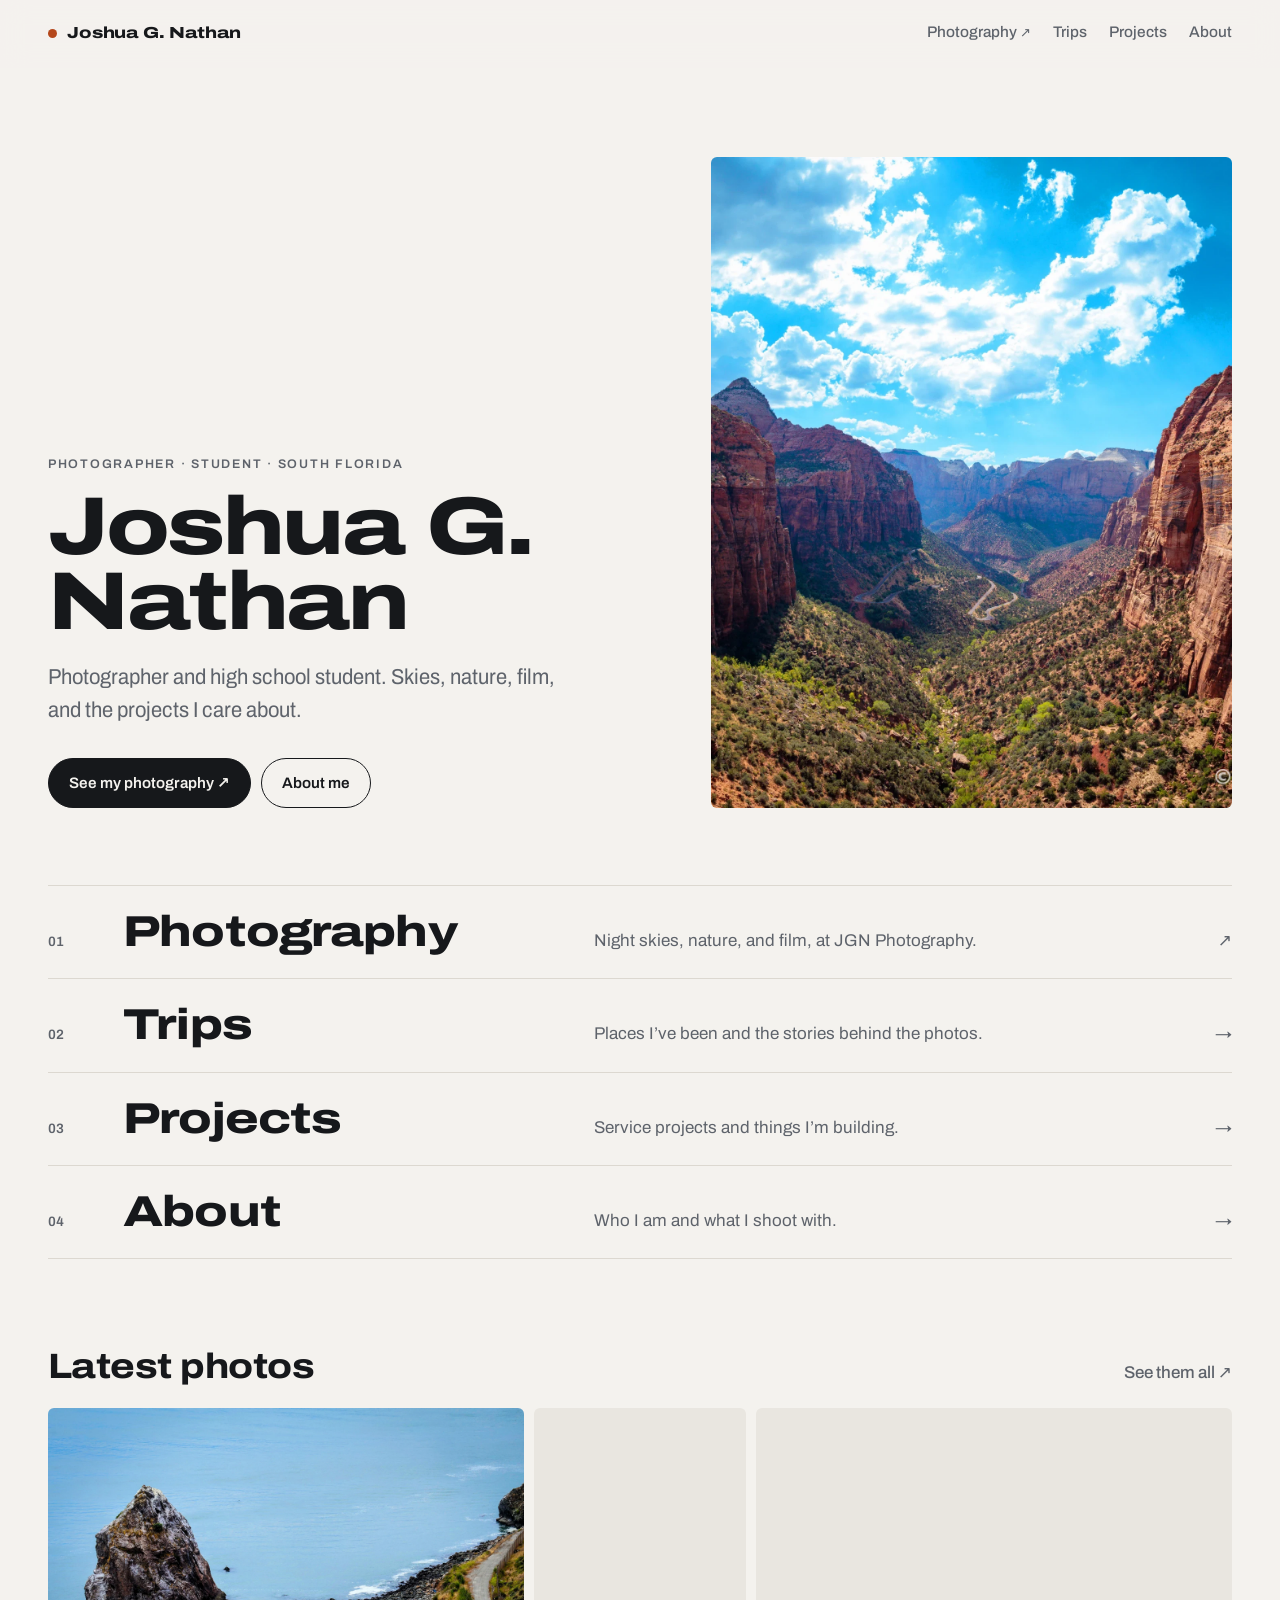
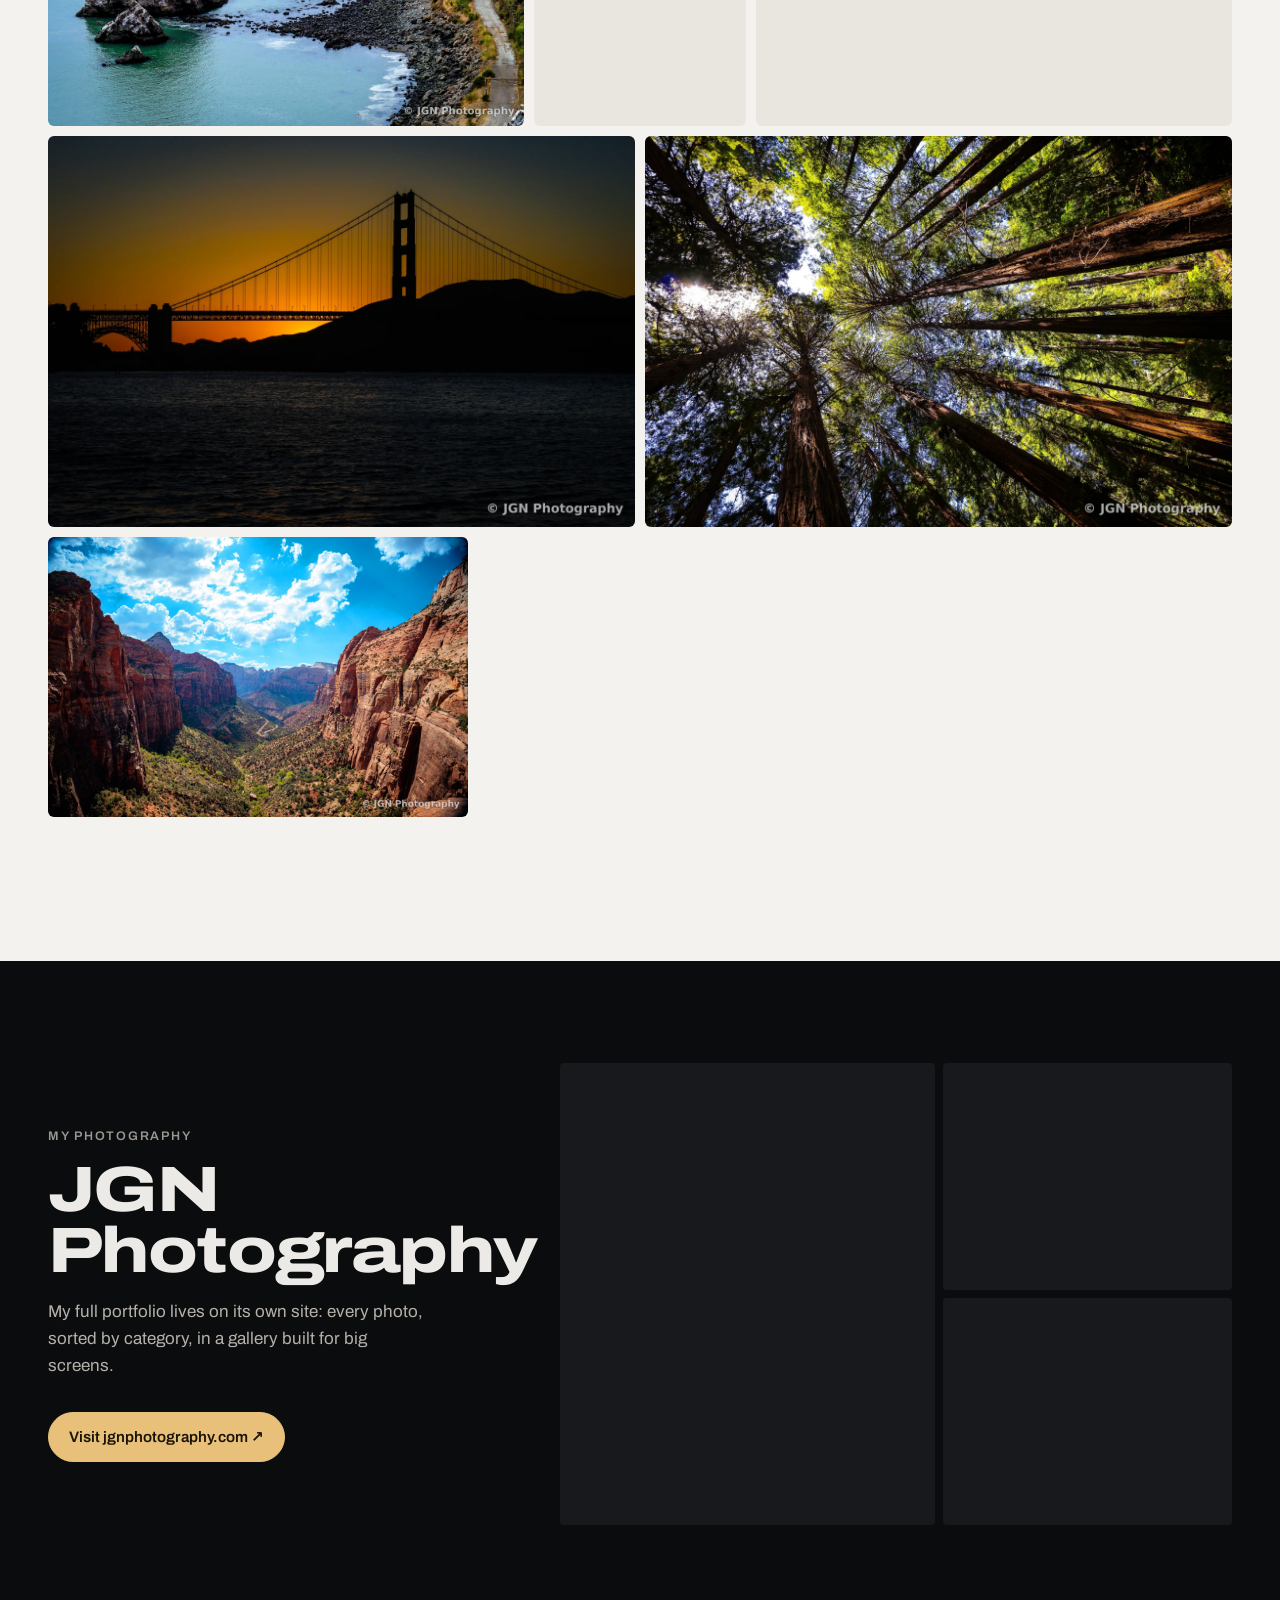
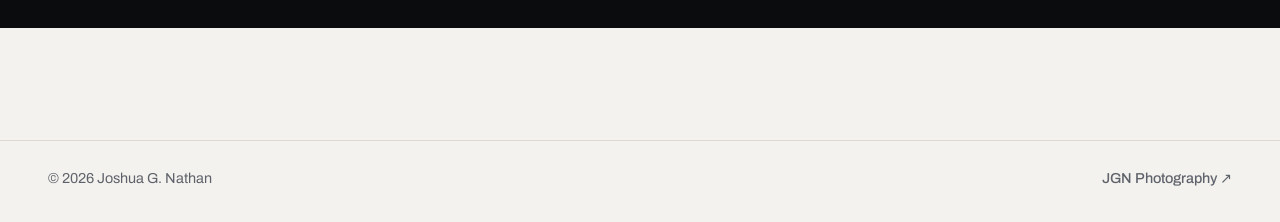
<file: index.html>
<!doctype html>
<html lang="en">
<head>
<meta charset="utf-8">
<meta name="viewport" content="width=device-width, initial-scale=1, viewport-fit=cover">
<title>Joshua G. Nathan</title>
<meta name="description" content="Photographer and high school student in South Florida. Photos, trips, and the projects I care about.">
<meta name="theme-color" content="#F4F2EE">
<meta property="og:type" content="website">
<meta property="og:title" content="Joshua G. Nathan">
<meta property="og:description" content="Photographer and high school student in South Florida. Photos, trips, and the projects I care about.">
<meta property="og:url" content="https://joshuagnathan.com/">
<meta property="og:image" content="https://joshuagnathan.com/images/IMG_8056_1%20copy%20final.webp">
<meta name="twitter:card" content="summary_large_image">
<link rel="icon" href="/assets/mark.svg" type="image/svg+xml">
<link rel="preconnect" href="https://fonts.googleapis.com">
<link rel="preconnect" href="https://fonts.gstatic.com" crossorigin>
<link href="https://fonts.googleapis.com/css2?family=Archivo:wdth,wght@62..125,100..900&display=swap" rel="stylesheet">
<link rel="stylesheet" href="/assets/style.css?v=20261024">
</head>
<body data-page="home">
<a class="skip" href="#main">Skip to content</a>
<header class="site-header">
  <div class="wrap">
    <a class="brand" href="/"><span class="dot" aria-hidden="true"></span><span data-site-name>Joshua G. Nathan</span></a>
    <nav class="nav" aria-label="Main">
      <a class="ext" href="https://jgnphotography.com">Photography</a>
      <a href="/trips">Trips</a>
      <a href="/projects">Projects</a>
      <a href="/about">About</a>
    </nav>
  </div>
</header>
<main id="main">
<div class="wrap">
  <section class="hero">
    <div>
      <p class="eyebrow">Photographer · Student · South Florida</p>
      <h1 class="display" data-site-name>Joshua G. Nathan</h1>
      <p class="lede" id="tagline"></p>
      <div class="actions">
        <a class="btn btn-solid" href="https://jgnphotography.com">See my photography ↗</a>
        <a class="btn btn-ghost" href="/about">About me</a>
      </div>
    </div>
    <figure class="hero-photo" id="hero-photo"></figure>
  </section>
  <ul class="index-list">
    <li><a class="ext" href="https://jgnphotography.com"><span class="label">Photography</span><span class="desc">Night skies, nature, and film, at JGN Photography.</span></a></li>
    <li><a href="/trips"><span class="label">Trips</span><span class="desc">Places I’ve been and the stories behind the photos.</span></a></li>
    <li><a href="/projects"><span class="label">Projects</span><span class="desc">Service projects and things I’m building.</span></a></li>
    <li><a href="/about"><span class="label">About</span><span class="desc">Who I am and what I shoot with.</span></a></li>
  </ul>
  <section class="section" id="latest">
    <div class="section-head"><h2>Latest photos</h2><a class="more" href="https://jgnphotography.com">See them all ↗</a></div>
    <div id="latest-gallery"></div>
  </section>
</div>
<section class="band" id="band" aria-label="JGN Photography">
  <div class="wrap">
    <div>
      <p class="eyebrow">My photography</p>
      <h2>JGN Photography</h2>
      <p>My full portfolio lives on its own site: every photo, sorted by category, in a gallery built for big screens.</p>
      <div class="actions"><a class="btn btn-solid" href="https://jgnphotography.com">Visit jgnphotography.com ↗</a></div>
    </div>
    <div class="band-photos" id="band-photos"></div>
  </div>
</section>
</main>
<footer class="site-footer">
  <div class="wrap">
    <span>© <span class="year">2026</span> <span data-site-name>Joshua G. Nathan</span></span>
    <span class="social"><a href="https://jgnphotography.com">JGN Photography ↗</a></span>
  </div>
</footer>
<script src="/assets/site.js?v=20261024"></script>
</body>
</html>
</file>
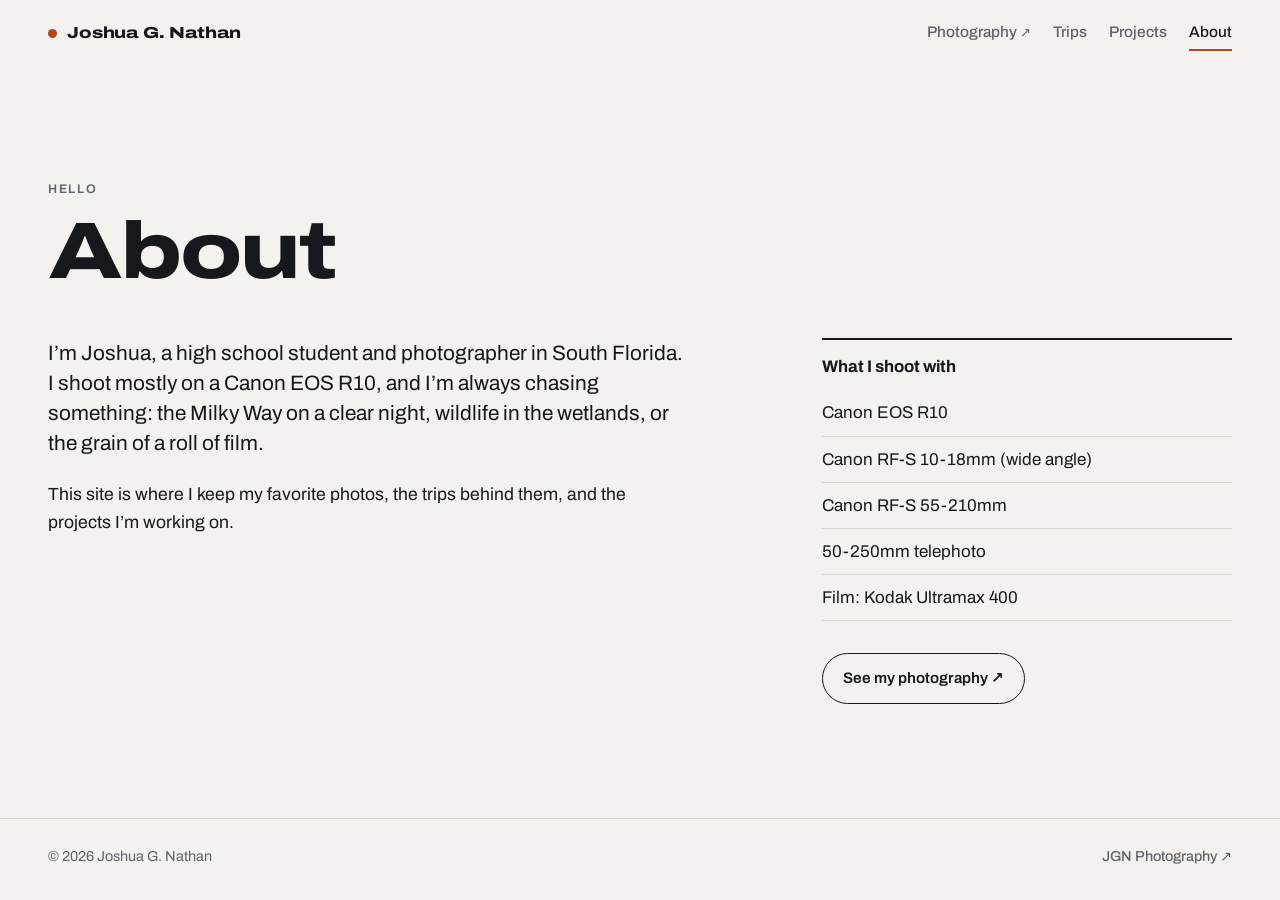
<file: about.html>
<!doctype html>
<html lang="en">
<head>
<meta charset="utf-8">
<meta name="viewport" content="width=device-width, initial-scale=1, viewport-fit=cover">
<title>About | Joshua G. Nathan</title>
<meta name="description" content="About Joshua G. Nathan, a photographer and high school student in South Florida.">
<meta name="theme-color" content="#F4F2EE">
<meta property="og:type" content="website">
<meta property="og:title" content="About | Joshua G. Nathan">
<meta property="og:description" content="About Joshua G. Nathan, a photographer and high school student in South Florida.">
<meta property="og:url" content="https://joshuagnathan.com/about">
<meta property="og:image" content="https://joshuagnathan.com/images/IMG_8056_1%20copy%20final.webp">
<meta name="twitter:card" content="summary_large_image">
<link rel="icon" href="/assets/mark.svg" type="image/svg+xml">
<link rel="preconnect" href="https://fonts.googleapis.com">
<link rel="preconnect" href="https://fonts.gstatic.com" crossorigin>
<link href="https://fonts.googleapis.com/css2?family=Archivo:wdth,wght@62..125,100..900&display=swap" rel="stylesheet">
<link rel="stylesheet" href="/assets/style.css?v=20261024">
</head>
<body data-page="about">
<a class="skip" href="#main">Skip to content</a>
<header class="site-header">
  <div class="wrap">
    <a class="brand" href="/"><span class="dot" aria-hidden="true"></span><span data-site-name>Joshua G. Nathan</span></a>
    <nav class="nav" aria-label="Main">
      <a class="ext" href="https://jgnphotography.com">Photography</a>
      <a href="/trips">Trips</a>
      <a href="/projects">Projects</a>
      <a href="/about">About</a>
    </nav>
  </div>
</header>
<main id="main">
<div class="wrap">
  <header class="page-head"><p class="eyebrow">Hello</p><h1 class="page-title">About</h1></header>
  <div class="about">
    <div class="prose" id="about-body"></div>
    <aside class="card">
      <div id="gear-block">
        <h3>What I shoot with</h3>
        <ul id="gear"></ul>
      </div>
      <a class="btn btn-ghost" href="https://jgnphotography.com">See my photography ↗</a>
    </aside>
  </div>
</div>
</main>
<footer class="site-footer">
  <div class="wrap">
    <span>© <span class="year">2026</span> <span data-site-name>Joshua G. Nathan</span></span>
    <span class="social"><a href="https://jgnphotography.com">JGN Photography ↗</a></span>
  </div>
</footer>
<script src="/assets/site.js?v=20261024"></script>
</body>
</html>
</file>
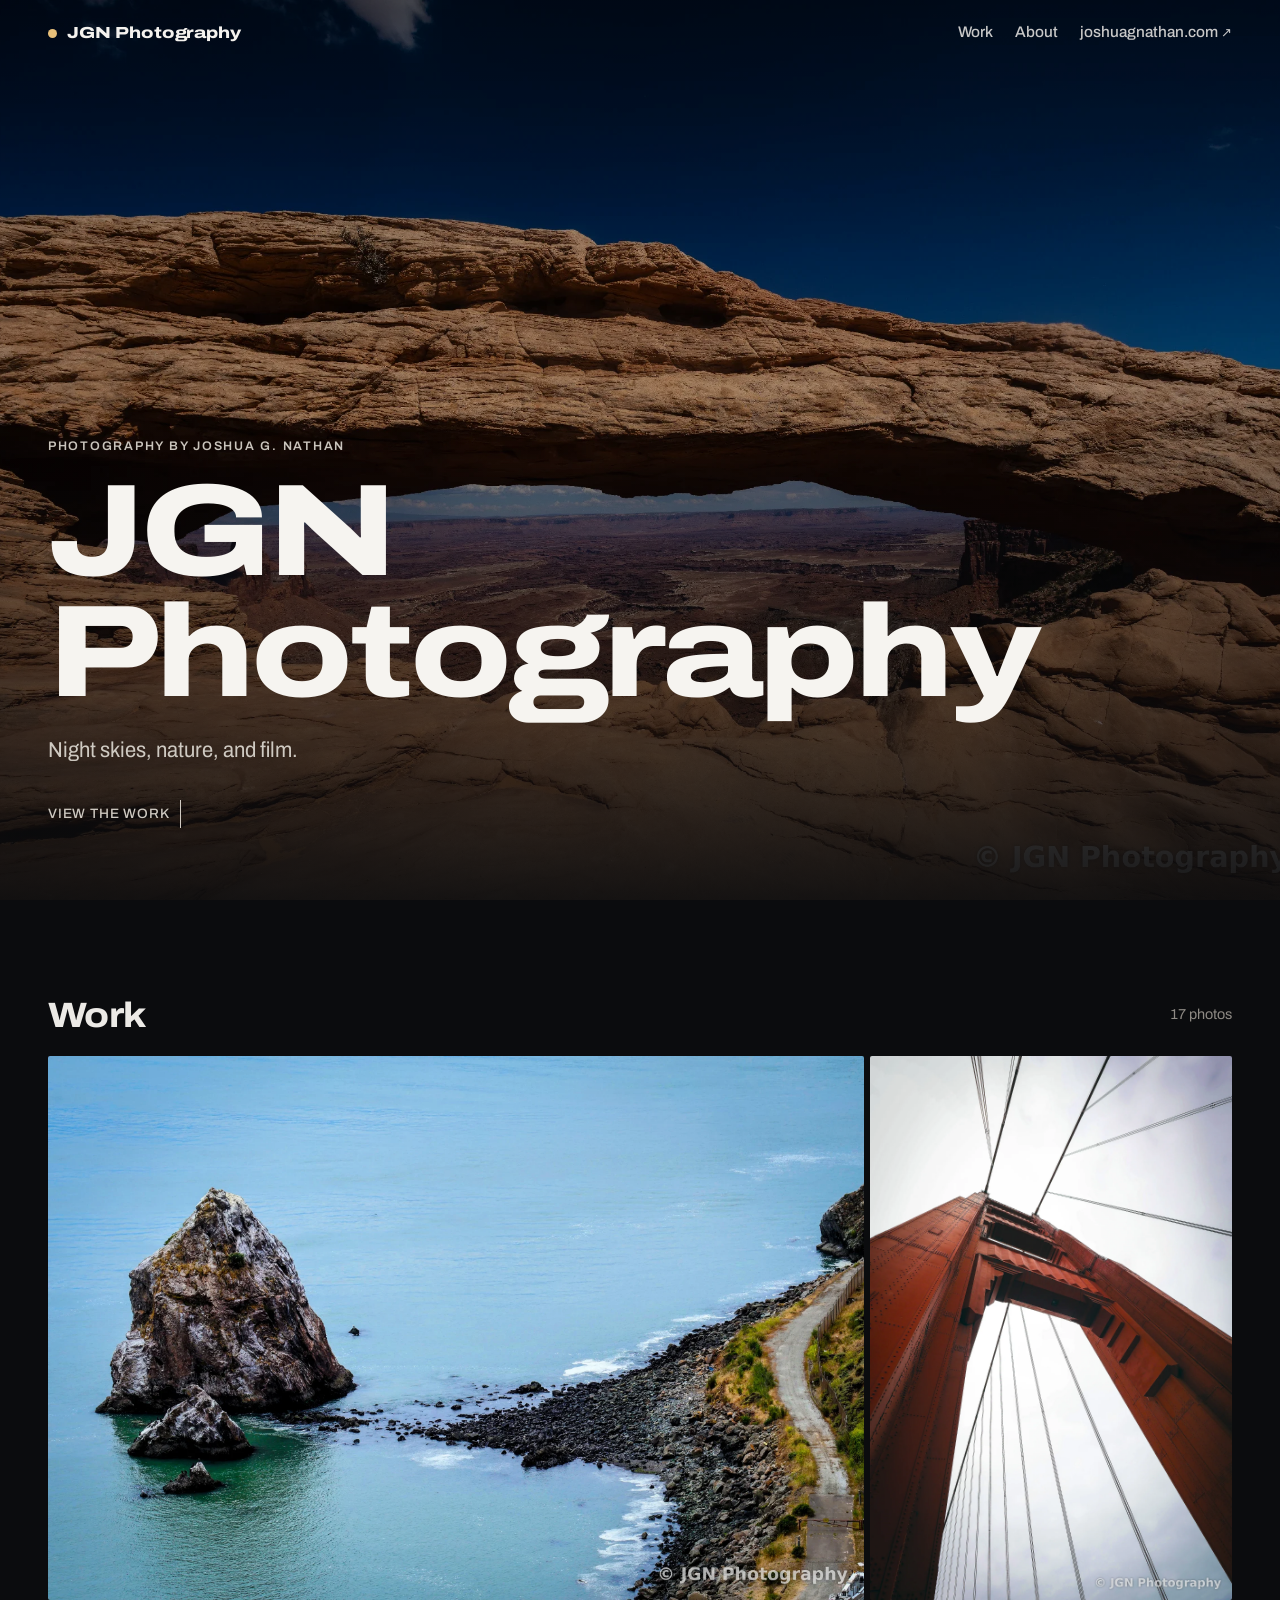
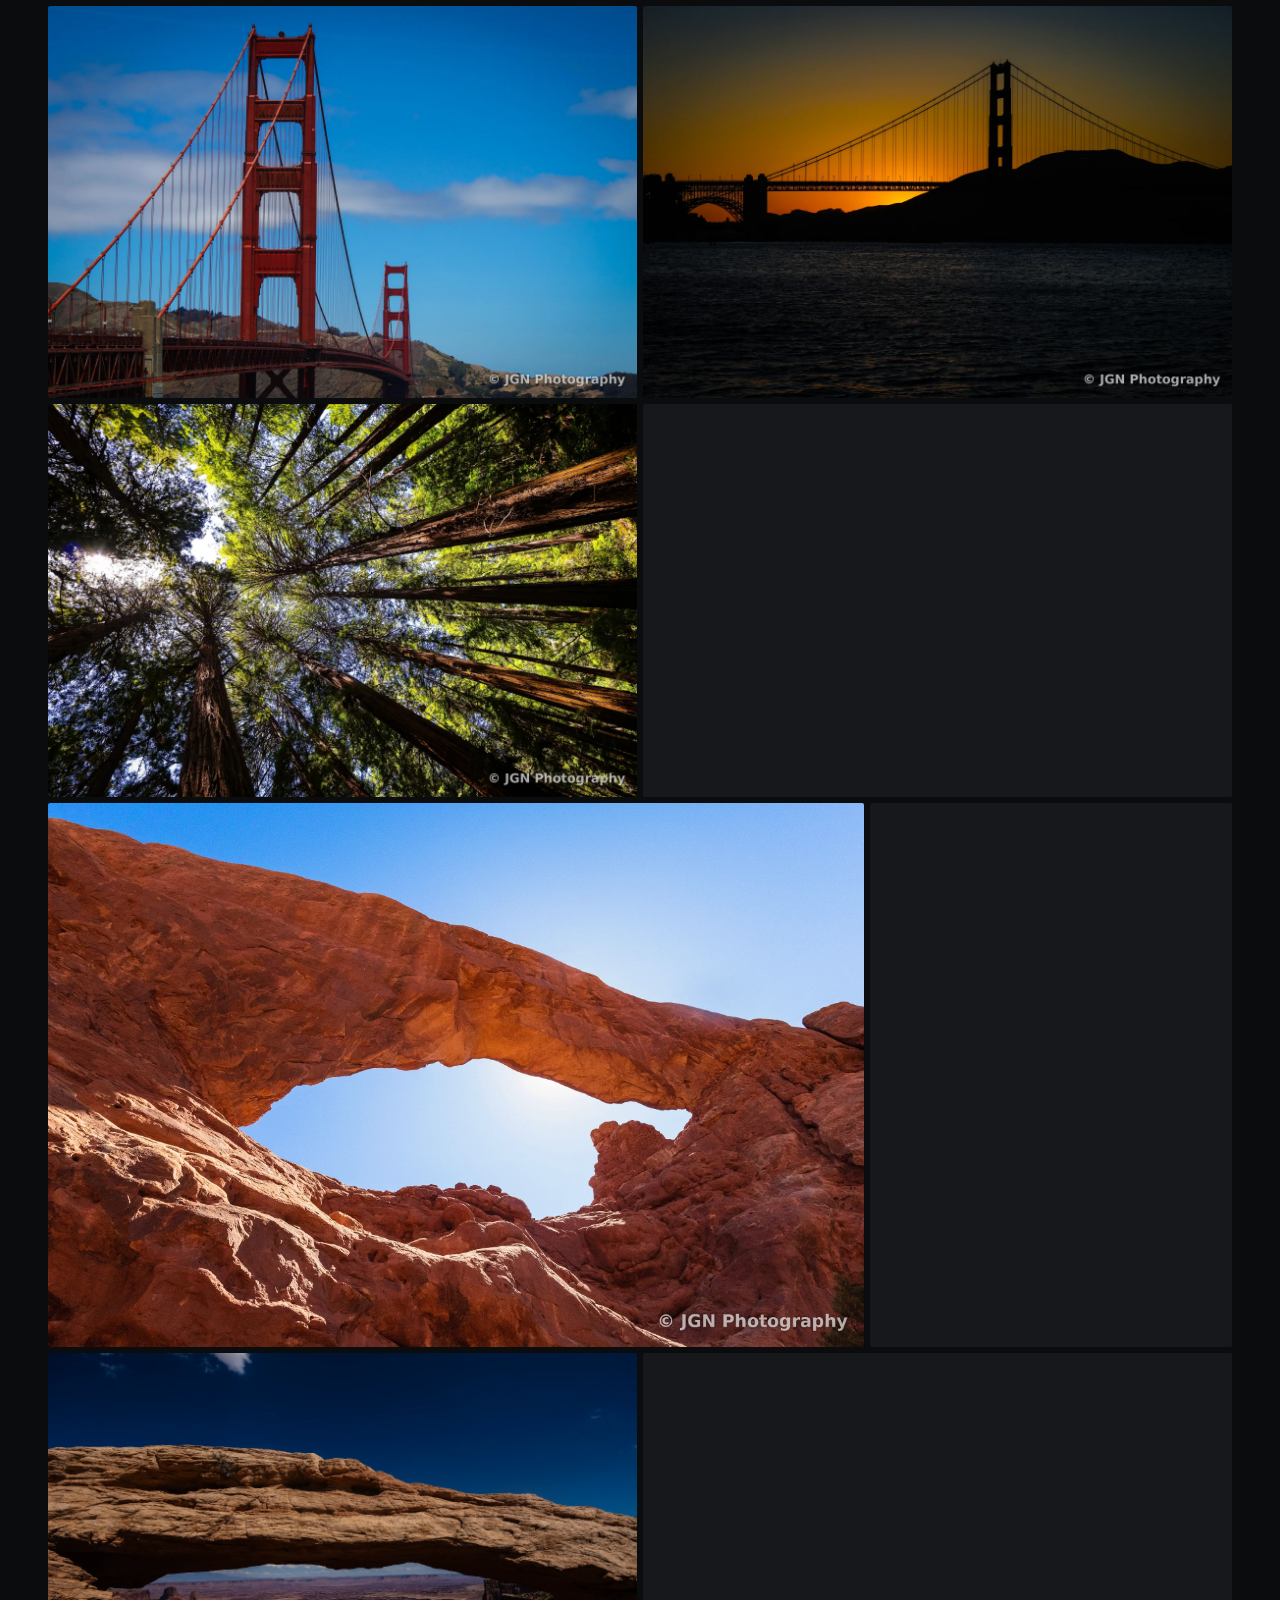
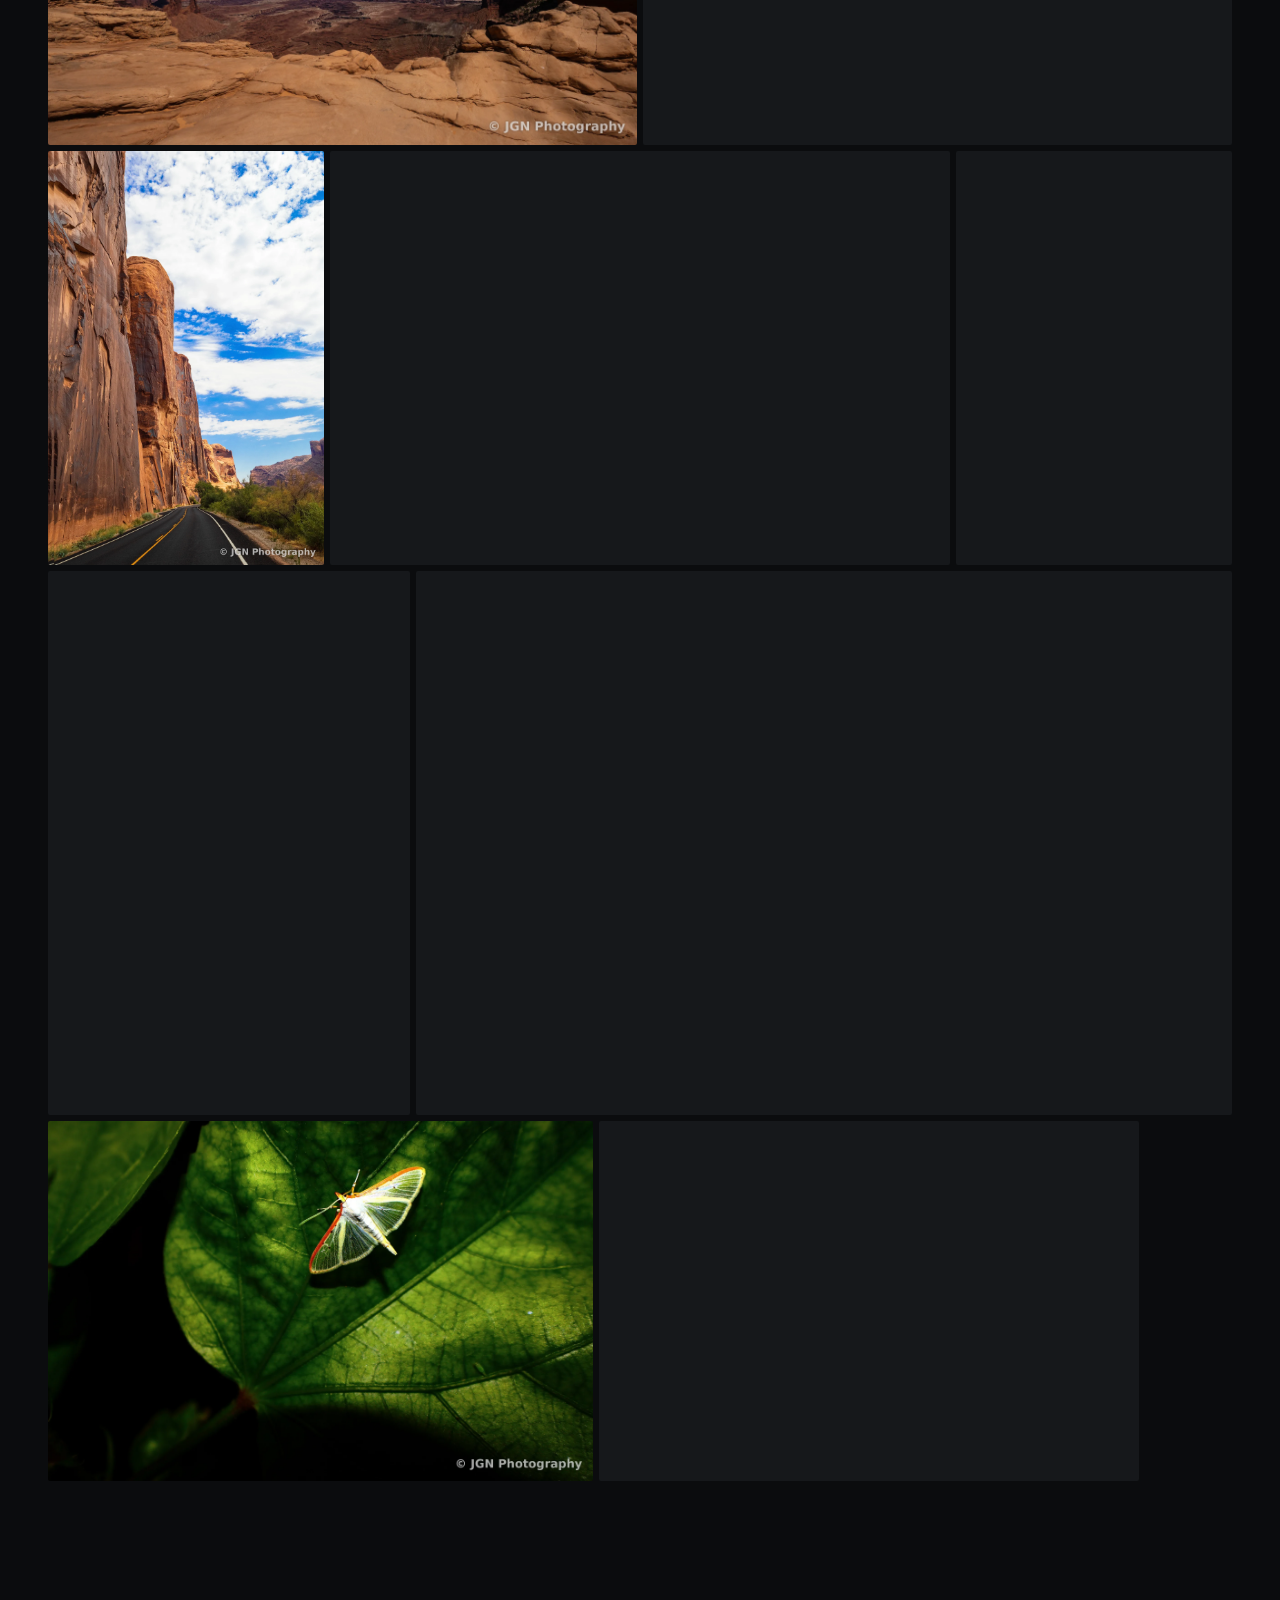
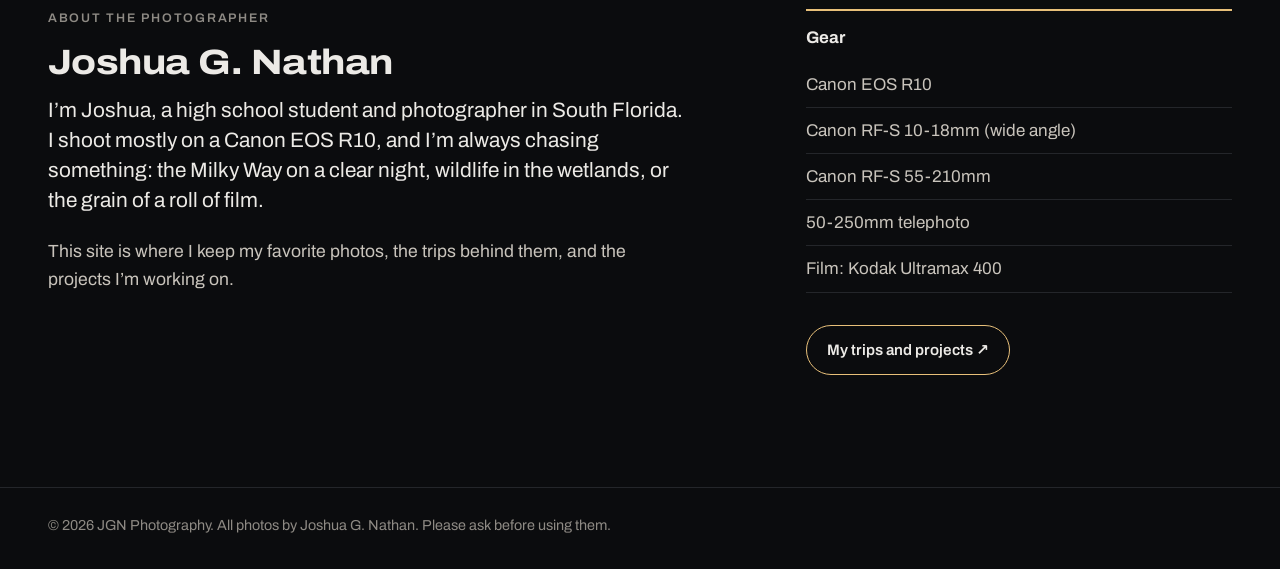
<file: photography.html>
<!doctype html>
<html lang="en">
<head>
<meta charset="utf-8">
<meta name="viewport" content="width=device-width, initial-scale=1, viewport-fit=cover">
<title>JGN Photography</title>
<meta name="description" content="Photography by Joshua G. Nathan: night skies, nature, and film.">
<meta name="theme-color" content="#0B0C0E">
<meta property="og:type" content="website">
<meta property="og:title" content="JGN Photography">
<meta property="og:description" content="Photography by Joshua G. Nathan: night skies, nature, and film.">
<meta property="og:url" content="https://jgnphotography.com/">
<meta property="og:image" content="https://joshuagnathan.com/images/IMG_8056_1%20copy%20final.webp">
<meta name="twitter:card" content="summary_large_image">
<link rel="icon" href="/assets/mark.svg" type="image/svg+xml">
<link rel="preconnect" href="https://fonts.googleapis.com">
<link rel="preconnect" href="https://fonts.gstatic.com" crossorigin>
<link href="https://fonts.googleapis.com/css2?family=Archivo:wdth,wght@62..125,100..900&display=swap" rel="stylesheet">
<link rel="stylesheet" href="/assets/style.css?v=20261024">
</head>
<body data-page="photos" class="portfolio">
<a class="skip" href="#work">Skip to photos</a>
<header class="site-header">
  <div class="wrap">
    <a class="brand" href="/"><span class="dot" aria-hidden="true"></span>JGN Photography</a>
    <nav class="nav" aria-label="Main">
      <a href="#work">Work</a>
      <a href="#about">About</a>
      <a class="ext" href="https://joshuagnathan.com">joshuagnathan.com</a>
    </nav>
  </div>
</header>
<main id="main">
  <section class="pf-hero">
    <div class="wrap">
      <p class="eyebrow">Photography by Joshua G. Nathan</p>
      <h1 class="display">JGN<br>Photography</h1>
      <p class="lede" id="pf-tagline">Night skies, nature, and film.</p>
      <a class="scroll-cue" href="#work">View the work</a>
    </div>
  </section>
  <div class="wrap">
    <section class="pf-work" id="work" aria-label="Photos">
      <div class="section-head"><h2>Work</h2><span class="pf-count" id="pf-count"></span></div>
      <div class="filters" id="filters" role="group" aria-label="Filter photos by category"></div>
      <div id="photo-gallery"></div>
    </section>
    <section class="pf-about" id="about">
      <div>
        <p class="eyebrow">About the photographer</p>
        <h2>Joshua G. Nathan</h2>
        <div class="prose" id="about-body"></div>
      </div>
      <aside class="card">
        <div id="gear-block">
          <h3>Gear</h3>
          <ul id="gear"></ul>
        </div>
        <a class="btn btn-ghost" href="https://joshuagnathan.com">My trips and projects ↗</a>
      </aside>
    </section>
  </div>
</main>
<footer class="site-footer">
  <div class="wrap">
    <span>© <span class="year">2026</span> JGN Photography. All photos by Joshua G. Nathan. Please ask before using them.</span>
    <span class="social"></span>
  </div>
</footer>
<script src="/assets/site.js?v=20261024"></script>
</body>
</html>
</file>
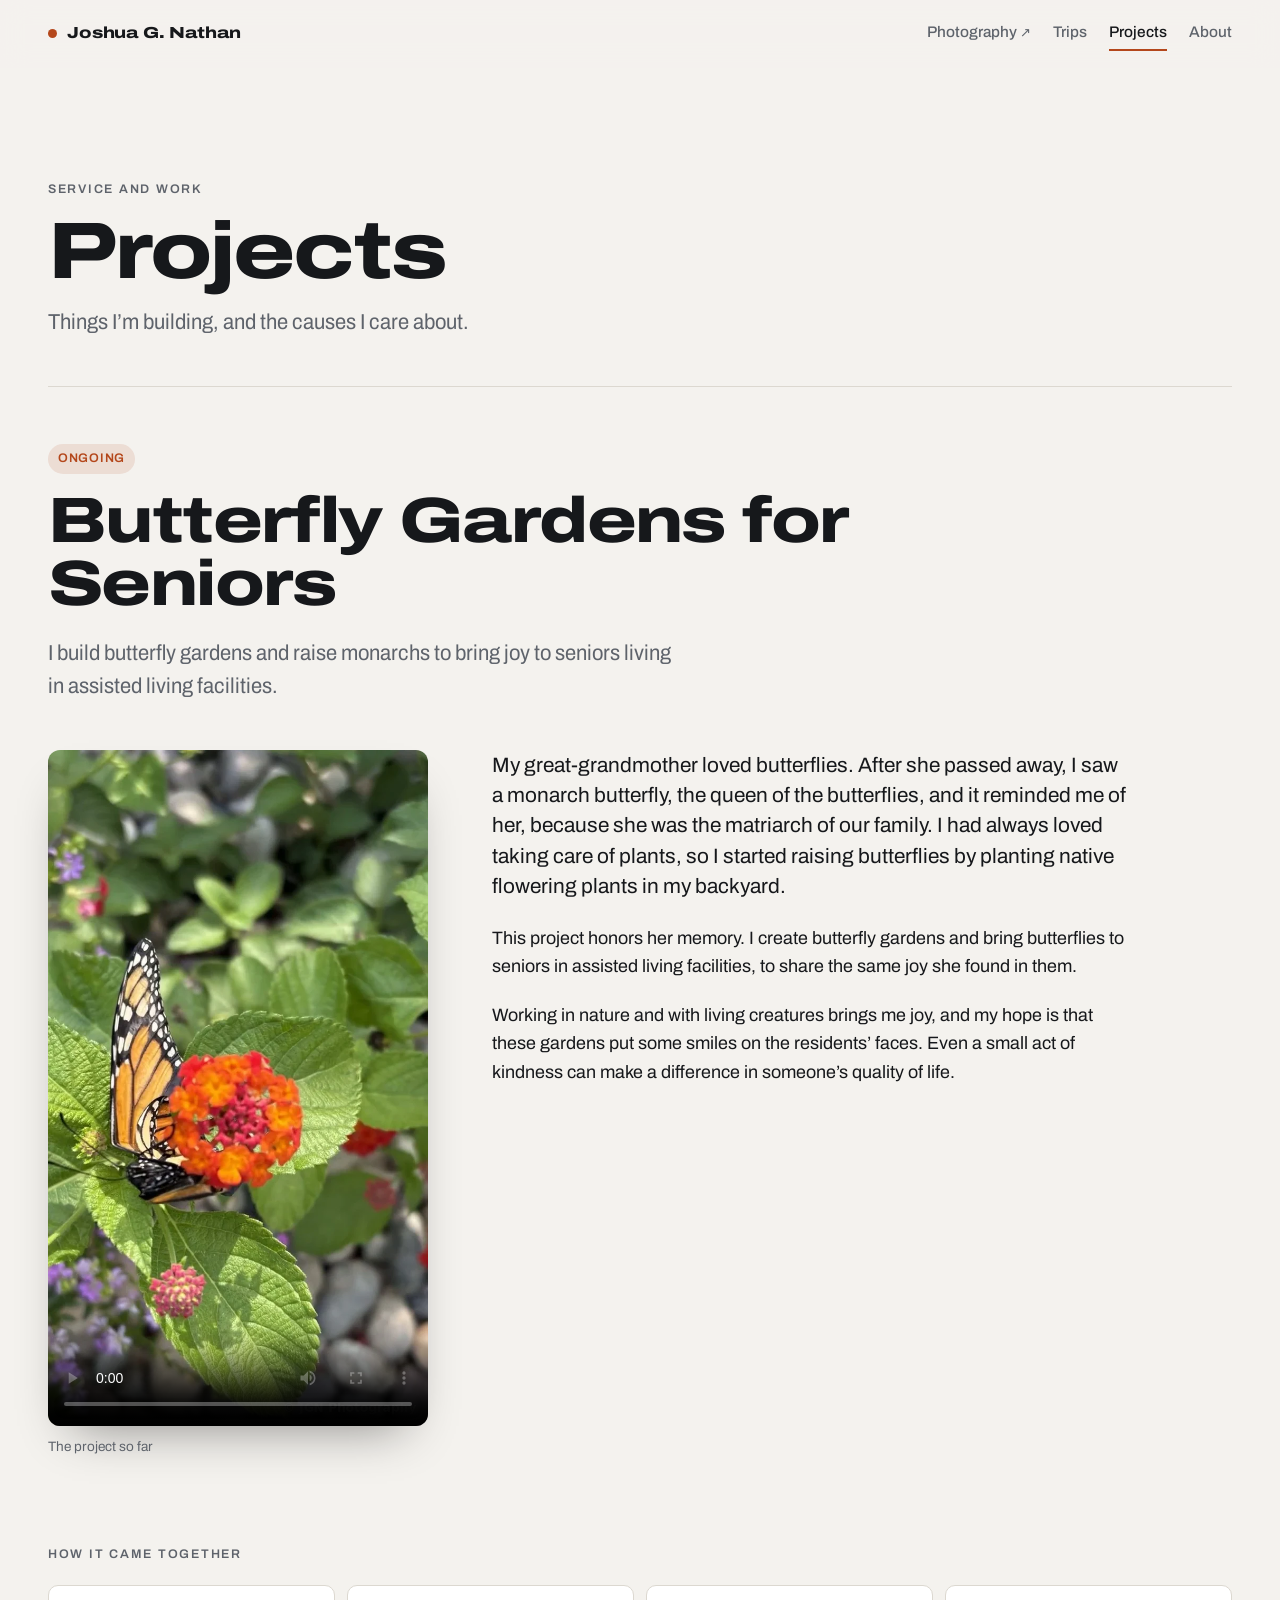
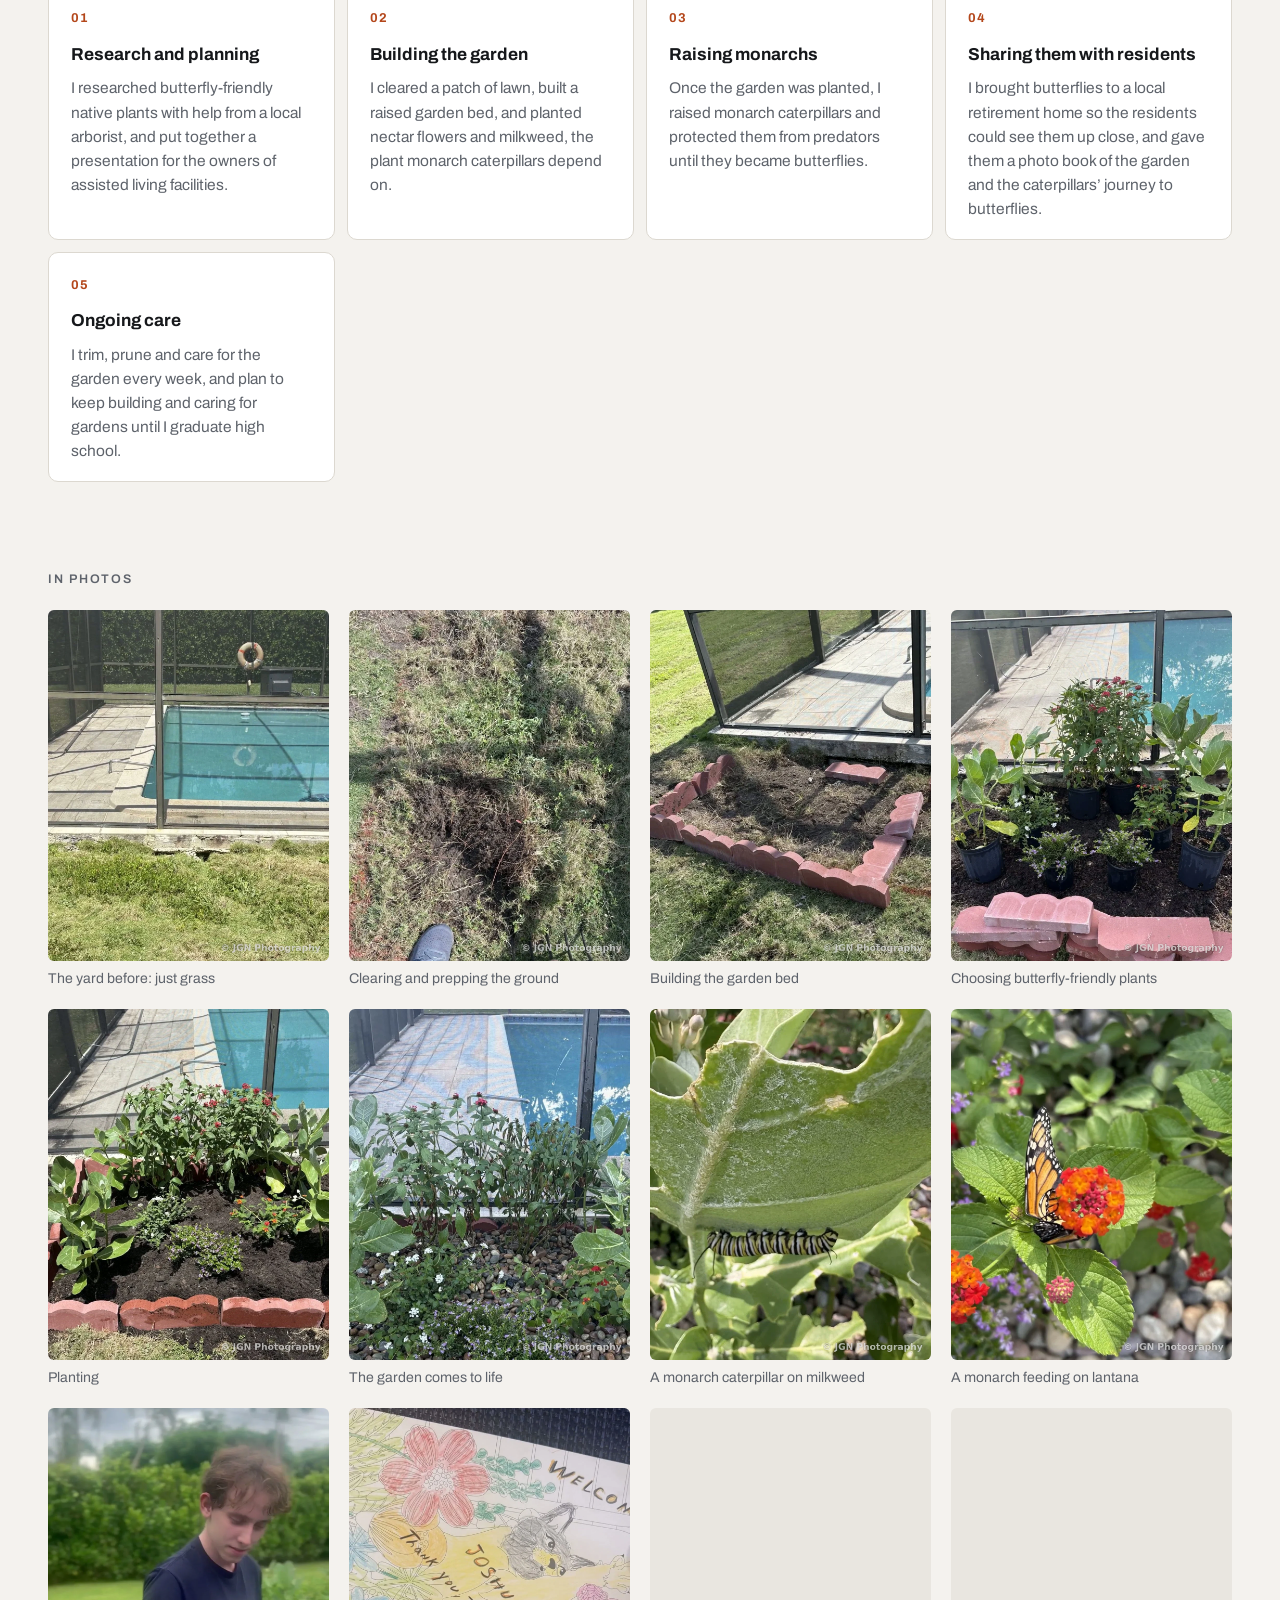
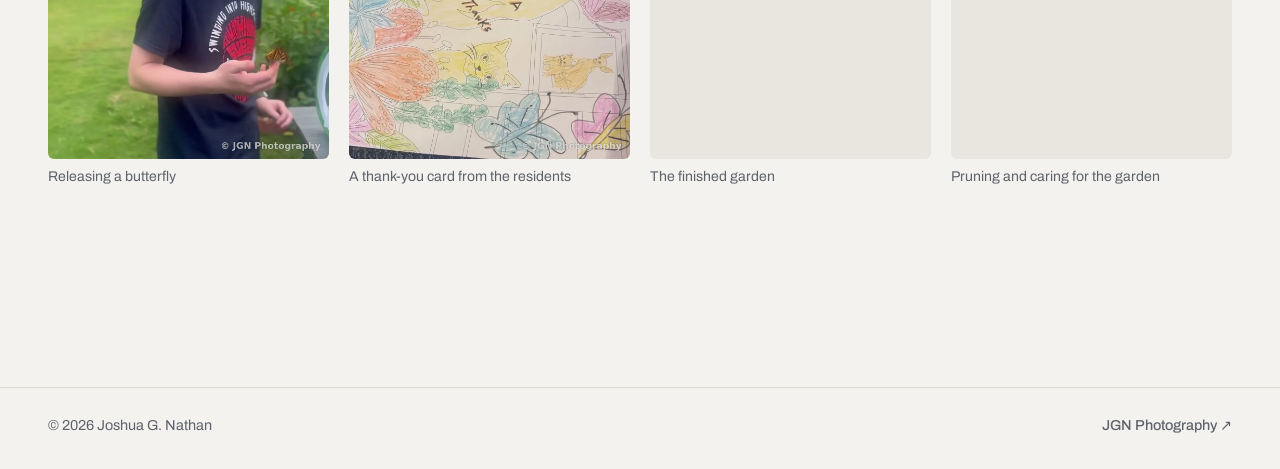
<file: projects.html>
<!doctype html>
<html lang="en">
<head>
<meta charset="utf-8">
<meta name="viewport" content="width=device-width, initial-scale=1, viewport-fit=cover">
<title>Projects | Joshua G. Nathan</title>
<meta name="description" content="Service projects and work by Joshua G. Nathan.">
<meta name="theme-color" content="#F4F2EE">
<meta property="og:type" content="website">
<meta property="og:title" content="Projects | Joshua G. Nathan">
<meta property="og:description" content="Service projects and work by Joshua G. Nathan.">
<meta property="og:url" content="https://joshuagnathan.com/projects">
<meta property="og:image" content="https://joshuagnathan.com/images/IMG_8056_1%20copy%20final.webp">
<meta name="twitter:card" content="summary_large_image">
<link rel="icon" href="/assets/mark.svg" type="image/svg+xml">
<link rel="preconnect" href="https://fonts.googleapis.com">
<link rel="preconnect" href="https://fonts.gstatic.com" crossorigin>
<link href="https://fonts.googleapis.com/css2?family=Archivo:wdth,wght@62..125,100..900&display=swap" rel="stylesheet">
<link rel="stylesheet" href="/assets/style.css?v=20261024">
</head>
<body data-page="projects">
<a class="skip" href="#main">Skip to content</a>
<header class="site-header">
  <div class="wrap">
    <a class="brand" href="/"><span class="dot" aria-hidden="true"></span><span data-site-name>Joshua G. Nathan</span></a>
    <nav class="nav" aria-label="Main">
      <a class="ext" href="https://jgnphotography.com">Photography</a>
      <a href="/trips">Trips</a>
      <a href="/projects">Projects</a>
      <a href="/about">About</a>
    </nav>
  </div>
</header>
<main id="main">
<div class="wrap">
  <header class="page-head"><p class="eyebrow">Service and work</p><h1 class="page-title">Projects</h1><p class="lede">Things I’m building, and the causes I care about.</p></header>
  <div id="project-list"></div>
</div>
</main>
<footer class="site-footer">
  <div class="wrap">
    <span>© <span class="year">2026</span> <span data-site-name>Joshua G. Nathan</span></span>
    <span class="social"><a href="https://jgnphotography.com">JGN Photography ↗</a></span>
  </div>
</footer>
<script src="/assets/site.js?v=20261024"></script>
</body>
</html>
</file>
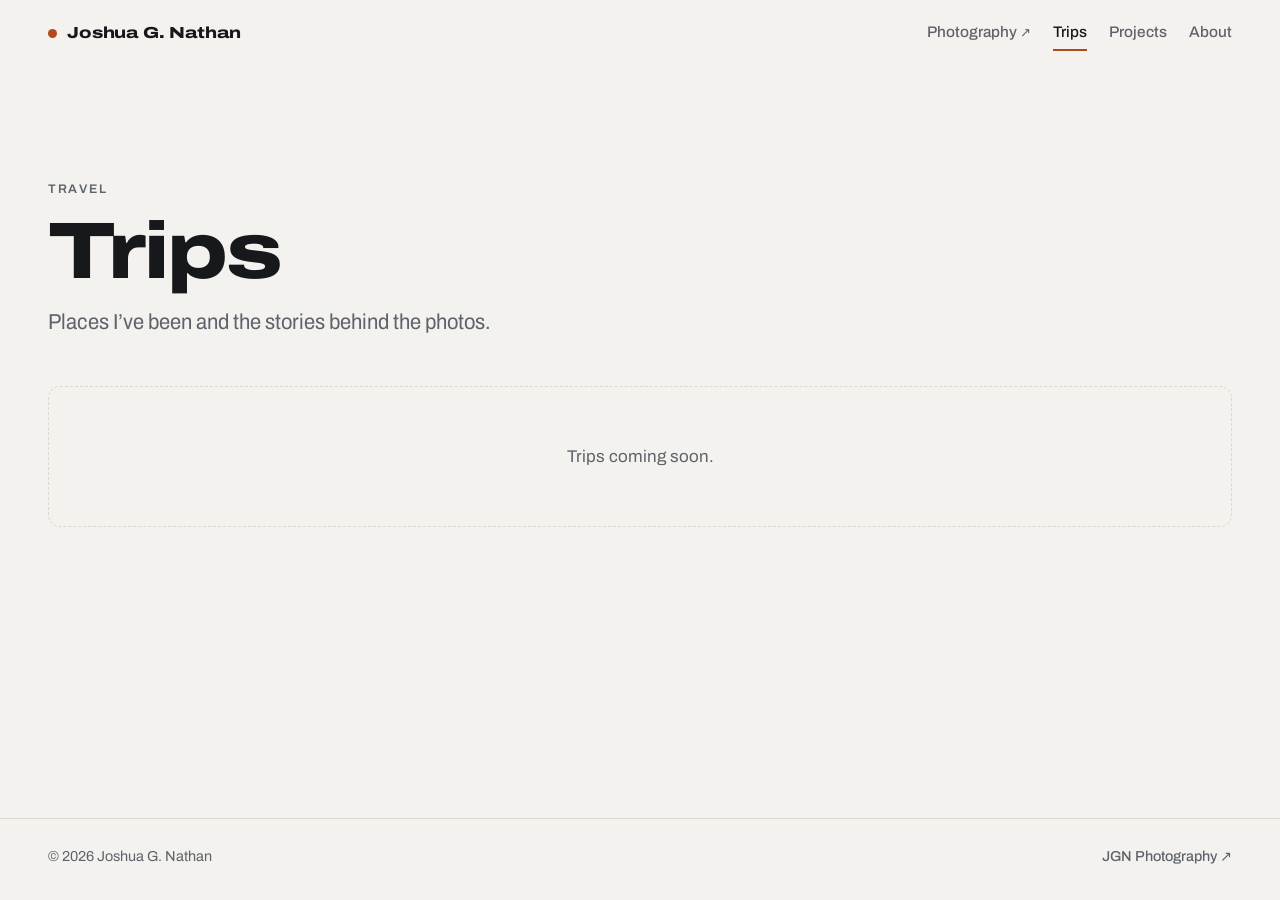
<file: trips.html>
<!doctype html>
<html lang="en">
<head>
<meta charset="utf-8">
<meta name="viewport" content="width=device-width, initial-scale=1, viewport-fit=cover">
<title>Trips | Joshua G. Nathan</title>
<meta name="description" content="Places Joshua G. Nathan has traveled and photographed.">
<meta name="theme-color" content="#F4F2EE">
<meta property="og:type" content="website">
<meta property="og:title" content="Trips | Joshua G. Nathan">
<meta property="og:description" content="Places Joshua G. Nathan has traveled and photographed.">
<meta property="og:url" content="https://joshuagnathan.com/trips">
<meta property="og:image" content="https://joshuagnathan.com/images/IMG_8056_1%20copy%20final.webp">
<meta name="twitter:card" content="summary_large_image">
<link rel="icon" href="/assets/mark.svg" type="image/svg+xml">
<link rel="preconnect" href="https://fonts.googleapis.com">
<link rel="preconnect" href="https://fonts.gstatic.com" crossorigin>
<link href="https://fonts.googleapis.com/css2?family=Archivo:wdth,wght@62..125,100..900&display=swap" rel="stylesheet">
<link rel="stylesheet" href="/assets/style.css?v=20261024">
</head>
<body data-page="trips">
<a class="skip" href="#main">Skip to content</a>
<header class="site-header">
  <div class="wrap">
    <a class="brand" href="/"><span class="dot" aria-hidden="true"></span><span data-site-name>Joshua G. Nathan</span></a>
    <nav class="nav" aria-label="Main">
      <a class="ext" href="https://jgnphotography.com">Photography</a>
      <a href="/trips">Trips</a>
      <a href="/projects">Projects</a>
      <a href="/about">About</a>
    </nav>
  </div>
</header>
<main id="main">
<div class="wrap">
  <header class="page-head"><p class="eyebrow">Travel</p><h1 class="page-title">Trips</h1><p class="lede">Places I’ve been and the stories behind the photos.</p></header>
  <div id="trip-list"></div>
</div>
</main>
<footer class="site-footer">
  <div class="wrap">
    <span>© <span class="year">2026</span> <span data-site-name>Joshua G. Nathan</span></span>
    <span class="social"><a href="https://jgnphotography.com">JGN Photography ↗</a></span>
  </div>
</footer>
<script src="/assets/site.js?v=20261024"></script>
</body>
</html>
</file>
<file: assets/style.css>
/* ==========================================================================
   joshuagnathan.com + jgnphotography.com
   One stylesheet for both sites. The photography site adds class="portfolio"
   to <body>, which switches it to the dark gallery theme at the bottom.
   ========================================================================== */

/* ---------- Tokens ---------- */
:root{
  --bg:#F4F2EE; --surface:#FFFFFF; --sunk:#E9E6E0; --ink:#16181B; --muted:#5E636B; --line:#DCD8D0;
  --accent:#B4471B; --accent-ink:#FFFFFF;
  --max:1360px; --pad:clamp(16px,4vw,48px); --radius:6px;
  --ease:cubic-bezier(.2,.7,.2,1);
  color-scheme:light;
}
@media (prefers-color-scheme:dark){
  :root{ --bg:#121315; --surface:#1B1D20; --sunk:#202327; --ink:#EDEBE7; --muted:#A0A4AA; --line:#2E3136; --accent:#F08A5D; --accent-ink:#1A0E08; color-scheme:dark; }
}
*,*::before,*::after{box-sizing:border-box}
html{-webkit-text-size-adjust:100%;scroll-behavior:smooth}
@media (prefers-reduced-motion:reduce){html{scroll-behavior:auto}}
body{margin:0;background:var(--bg);color:var(--ink);font-family:"Archivo",system-ui,-apple-system,"Segoe UI",Roboto,sans-serif;font-size:17px;line-height:1.6;-webkit-font-smoothing:antialiased;min-height:100vh;display:flex;flex-direction:column}
main{flex:1}
a{color:inherit;text-underline-offset:.2em;text-decoration-thickness:1px}
img{max-width:100%}
::selection{background:var(--accent);color:var(--accent-ink)}
:focus-visible{outline:2px solid var(--accent);outline-offset:3px;border-radius:2px}
.wrap{max-width:var(--max);margin:0 auto;padding:0 var(--pad)}
.prose{max-width:64ch}
.prose p{margin:0 0 1.1em}
.skip{position:absolute;left:-999px;top:8px;background:var(--ink);color:var(--bg);padding:8px 12px;border-radius:6px;z-index:100}
.skip:focus{left:8px}
[hidden]{display:none !important}

/* ---------- Header ---------- */
.site-header{position:sticky;top:0;z-index:20;background:color-mix(in srgb,var(--bg) 86%,transparent);-webkit-backdrop-filter:saturate(1.4) blur(14px);backdrop-filter:saturate(1.4) blur(14px);border-bottom:1px solid transparent;transition:border-color .2s}
.site-header.scrolled{border-bottom-color:var(--line)}
.site-header .wrap{display:flex;flex-wrap:wrap;align-items:center;justify-content:space-between;gap:8px 24px;padding-top:16px;padding-bottom:16px}
.brand{display:inline-flex;align-items:center;gap:10px;font-stretch:125%;font-weight:800;font-size:1rem;letter-spacing:-.01em;text-decoration:none;white-space:nowrap}
.brand .dot{width:9px;height:9px;border-radius:50%;background:var(--accent);flex:none}
.nav{display:flex;flex-wrap:wrap;gap:4px 22px}
.nav a{text-decoration:none;color:var(--muted);font-weight:500;font-size:.96rem;padding:4px 0;border-bottom:2px solid transparent;transition:color .15s}
.nav a:hover{color:var(--ink)}
.nav a[aria-current="page"]{color:var(--ink);border-bottom-color:var(--accent)}
.nav .ext::after{content:" ↗";font-size:.85em}

/* ---------- Type ---------- */
.eyebrow{font-size:.78rem;font-weight:600;letter-spacing:.14em;text-transform:uppercase;color:var(--muted);margin:0 0 14px}
.display{font-stretch:125%;font-weight:800;font-size:clamp(2.6rem,8.4vw,7rem);line-height:.92;letter-spacing:-.03em;margin:0}
.page-title{font-stretch:125%;font-weight:800;font-size:clamp(2.4rem,6.5vw,5rem);line-height:.95;letter-spacing:-.025em;margin:0}
.lede{font-stretch:92%;font-size:clamp(1.12rem,2vw,1.35rem);color:var(--muted);margin:22px 0 0;max-width:44ch;line-height:1.5}
h2{font-stretch:115%;font-weight:750;font-size:clamp(1.55rem,3vw,2.2rem);line-height:1.08;letter-spacing:-.015em;margin:0 0 14px}
h3{font-weight:700;font-size:1.05rem;margin:28px 0 10px}
p{margin:0 0 1em}
.muted{color:var(--muted)}
.page-head{padding:clamp(48px,9vw,112px) 0 clamp(28px,4vw,48px)}
.page-head .lede{margin-top:16px}
.section{padding:clamp(40px,7vw,88px) 0}
.section-head{display:flex;flex-wrap:wrap;justify-content:space-between;align-items:baseline;gap:8px 16px;margin-bottom:22px}
.section-head h2{margin:0}
.more{color:var(--muted);font-weight:500;text-decoration:none;white-space:nowrap}
.more:hover{color:var(--accent)}

/* ---------- Buttons ---------- */
.actions{display:flex;flex-wrap:wrap;gap:10px;margin-top:32px}
.btn{display:inline-flex;align-items:center;gap:8px;padding:12px 20px;border-radius:999px;font-weight:600;font-size:.95rem;text-decoration:none;border:1px solid var(--ink);transition:transform .15s var(--ease),background .15s,color .15s}
.btn:hover{transform:translateY(-1px)}
.btn-solid{background:var(--ink);color:var(--bg)}
.btn-ghost{color:var(--ink)}
.btn-ghost:hover{background:var(--ink);color:var(--bg)}

/* ---------- Home ---------- */
.hero{display:grid;grid-template-columns:minmax(0,1.15fr) minmax(0,1fr);gap:clamp(28px,5vw,72px);align-items:end;padding:clamp(36px,7vw,96px) 0 clamp(40px,6vw,80px)}
.hero-photo{margin:0;position:relative}
.hero-photo .frame{display:block;border-radius:var(--radius);overflow:hidden;background:var(--sunk);aspect-ratio:4/5;max-height:76vh;width:100%;cursor:zoom-in;border:0;padding:0}
.hero-photo img{display:block;width:100%;height:100%;object-fit:cover}
.hero-photo figcaption{margin-top:10px;font-size:.85rem;color:var(--muted)}
@media (max-width:820px){
  .hero{grid-template-columns:1fr;align-items:start}
  .hero-photo .frame{aspect-ratio:4/3}
}
.index-list{list-style:none;margin:0;padding:0;border-top:1px solid var(--line);counter-reset:idx}
.index-list li{border-bottom:1px solid var(--line);counter-increment:idx}
.index-list a{display:grid;grid-template-columns:3.2rem minmax(0,1fr) minmax(0,1.3fr) 2rem;gap:6px 24px;align-items:baseline;padding:24px 0;text-decoration:none;transition:padding .25s var(--ease)}
.index-list a::before{content:"0" counter(idx);font-size:.85rem;font-weight:600;color:var(--muted);font-variant-numeric:tabular-nums}
.index-list a::after{content:"→";justify-self:end;color:var(--muted);transition:transform .25s var(--ease),color .2s}
.index-list a.ext::after{content:"↗"}
.index-list .label{font-stretch:125%;font-weight:800;font-size:clamp(1.6rem,4vw,2.7rem);letter-spacing:-.02em;line-height:1}
.index-list .desc{color:var(--muted)}
.index-list a:hover{padding-left:10px}
.index-list a:hover .label{color:var(--accent)}
.index-list a:hover::after{transform:translateX(4px);color:var(--accent)}
@media (max-width:700px){
  .index-list a{grid-template-columns:2.4rem minmax(0,1fr) 1.5rem}
  .index-list .desc{grid-column:2;grid-row:2}
}

/* JGN Photography band on the home page */
.band{background:#0B0C0E;color:#ECEAE6;margin-top:clamp(24px,5vw,56px)}
.band .wrap{display:grid;grid-template-columns:minmax(0,1fr) minmax(0,1.5fr);gap:clamp(24px,5vw,72px);align-items:center;padding-top:clamp(48px,8vw,104px);padding-bottom:clamp(48px,8vw,104px)}
.band .eyebrow{color:#9A9690}
.band h2{font-stretch:125%;font-weight:800;font-size:clamp(2.2rem,5vw,4rem);line-height:.95;letter-spacing:-.025em;margin:0 0 16px}
.band p{color:#B5B1AA;max-width:38ch}
.band .btn{border-color:#E8C07A;background:#E8C07A;color:#1A1408}
.band-photos{display:grid;grid-template-columns:1.3fr 1fr;grid-template-rows:1fr 1fr;gap:8px;aspect-ratio:16/11}
.band-photos a{display:block;overflow:hidden;border-radius:4px;background:#17191C}
.band-photos a:first-child{grid-row:span 2}
.band-photos img{display:block;width:100%;height:100%;object-fit:cover;transition:transform .6s var(--ease)}
.band-photos a:hover img{transform:scale(1.04)}
@media (max-width:820px){.band .wrap{grid-template-columns:1fr}}

/* ---------- Gallery ---------- */
.filters{display:flex;flex-wrap:wrap;gap:8px;margin:0 0 24px}
.chip{font:inherit;font-size:.88rem;font-weight:500;padding:7px 15px;border-radius:999px;border:1px solid var(--line);background:transparent;color:var(--muted);cursor:pointer;transition:all .15s}
.chip:hover{color:var(--ink);border-color:var(--muted)}
.chip[aria-pressed="true"]{background:var(--ink);border-color:var(--ink);color:var(--bg)}
.gallery{display:flex;flex-wrap:wrap;gap:10px;--row:280px}
.gallery::after{content:"";flex-grow:1000000000}
.tile{margin:0;min-width:0;flex:calc(var(--ar,1.5) * 100) 1 calc(var(--ar,1.5) * var(--row))}
.tile button{display:block;width:100%;padding:0;border:0;background:var(--sunk);border-radius:var(--radius);overflow:hidden;cursor:zoom-in;position:relative}
.tile img{display:block;width:100%;height:auto;aspect-ratio:var(--ar,1.5);object-fit:cover;transition:transform .6s var(--ease)}
.tile button:hover img{transform:scale(1.025)}
.tile .cap{position:absolute;left:0;right:0;bottom:0;padding:28px 14px 12px;font-size:.85rem;text-align:left;color:#fff;background:linear-gradient(transparent,rgba(0,0,0,.55));opacity:0;transform:translateY(6px);transition:opacity .25s,transform .25s var(--ease)}
.tile button:hover .cap,.tile button:focus-visible .cap{opacity:1;transform:none}
@media (hover:none){.tile .cap{display:none}}
@media (max-width:600px){.gallery{--row:150px;gap:6px}}
.empty{border:1.5px dashed var(--line);border-radius:12px;padding:56px 24px;text-align:center;color:var(--muted)}

/* Images fade in once loaded (site.js adds .loaded) */
.fade{opacity:0;transition:opacity .5s var(--ease),transform .6s var(--ease)}
.fade.loaded{opacity:1}
@media (prefers-reduced-motion:reduce){.fade{opacity:1;transition:none}.tile img,.band-photos img{transition:none}}

/* ---------- Projects ---------- */
.project{display:grid;grid-template-columns:minmax(0,1fr) minmax(0,1.25fr);gap:clamp(20px,4vw,56px);padding:clamp(32px,5vw,56px) 0;border-top:1px solid var(--line);align-items:start}
.project:last-child{border-bottom:1px solid var(--line)}
.project:nth-child(even) .project-media{order:2}
.project-media .frame{display:block;width:100%;border:0;padding:0;border-radius:var(--radius);overflow:hidden;background:var(--sunk);aspect-ratio:4/3;cursor:zoom-in}
.project-media .frame img{display:block;width:100%;height:100%;object-fit:cover}
.project-media .thumbs{display:grid;grid-template-columns:repeat(4,1fr);gap:6px;margin-top:6px}
.project-media .thumbs button{border:0;padding:0;border-radius:4px;overflow:hidden;aspect-ratio:1;background:var(--sunk);cursor:zoom-in}
.project-media .thumbs img{width:100%;height:100%;object-fit:cover;display:block}
.project h2{margin:0 0 10px}
.status{display:inline-block;margin:0 0 18px;font-size:.78rem;font-weight:600;letter-spacing:.06em;text-transform:uppercase;padding:5px 10px;border-radius:999px;background:color-mix(in srgb,var(--accent) 12%,transparent);color:var(--accent)}
.project .summary{font-size:1.15rem;line-height:1.5;margin:0 0 16px}
.project .prose{color:var(--muted)}
.project .link{display:inline-block;margin-top:6px;font-weight:600;color:var(--accent);text-decoration:none}
.project .link:hover{text-decoration:underline}
.project.no-media{grid-template-columns:1fr}
@media (max-width:820px){.project{grid-template-columns:1fr}.project:nth-child(even) .project-media{order:0}}

/* ---------- Trips ---------- */
.trip{padding:clamp(32px,5vw,64px) 0;border-top:1px solid var(--line)}
.trip:last-child{border-bottom:1px solid var(--line)}
.trip-cover{display:block;width:100%;border:0;padding:0;border-radius:var(--radius);overflow:hidden;background:var(--sunk);aspect-ratio:21/9;margin-bottom:clamp(20px,3vw,32px);cursor:zoom-in}
.trip-cover img{display:block;width:100%;height:100%;object-fit:cover}
@media (max-width:600px){.trip-cover{aspect-ratio:4/3}}
.trip-head{display:grid;grid-template-columns:minmax(0,1fr) minmax(0,1.6fr);gap:12px clamp(20px,4vw,56px);margin-bottom:28px}
.trip-head h2{margin:0}
.trip-meta{margin-top:10px;color:var(--muted);font-size:.95rem}
.trip-meta span+span::before{content:"·";margin:0 8px}
@media (max-width:760px){.trip-head{grid-template-columns:1fr}}

/* ---------- About ---------- */
.about{display:grid;grid-template-columns:minmax(0,1.7fr) minmax(0,1fr);gap:clamp(32px,6vw,80px)}
.about .prose{font-size:1.1rem}
.about .prose p:first-child{font-size:1.3rem;line-height:1.45;color:var(--ink)}
.card{border-top:2px solid var(--ink);padding-top:14px}
.card h3{margin-top:0}
.card ul{list-style:none;padding:0;margin:0 0 28px}
.card li{padding:9px 0;border-bottom:1px solid var(--line)}
.card .btn{margin-top:4px}
@media (max-width:760px){.about{grid-template-columns:1fr}}

/* ---------- Footer ---------- */
.site-footer{border-top:1px solid var(--line);margin-top:clamp(56px,9vw,112px)}
.site-footer .wrap{padding-top:26px;padding-bottom:32px;display:flex;flex-wrap:wrap;justify-content:space-between;align-items:center;gap:10px 24px;color:var(--muted);font-size:.9rem}
.social{display:flex;flex-wrap:wrap;gap:18px}
.social a{text-decoration:none;font-weight:500}
.social a:hover{color:var(--accent)}
.band + .site-footer{margin-top:0}

/* ---------- Lightbox ---------- */
.lb{position:fixed;inset:0;z-index:50;background:rgba(6,7,9,.96);display:flex;flex-direction:column;padding:calc(10px + env(safe-area-inset-top,0px)) 12px calc(14px + env(safe-area-inset-bottom,0px));color:#EEF1F4;animation:lb-in .2s ease}
@keyframes lb-in{from{opacity:0}}
.lb[hidden]{display:none}
.lb-top{display:flex;justify-content:space-between;align-items:center;min-height:48px;padding:0 4px}
.lb-count{font-size:.85rem;color:#A9B3BE;font-variant-numeric:tabular-nums}
.lb-stage{flex:1;min-height:0;display:flex;align-items:center;justify-content:center;position:relative}
.lb-stage img{max-width:100%;max-height:100%;object-fit:contain;border-radius:2px;user-select:none;-webkit-user-select:none;-webkit-touch-callout:none}
.lb-cap{margin:12px auto 0;max-width:60ch;text-align:center;font-size:.95rem;min-height:1.5em;color:#C9D0D8}
.lb-btn{background:rgba(255,255,255,.1);border:0;color:#fff;width:48px;height:48px;border-radius:50%;font-size:1.5rem;line-height:1;cursor:pointer;transition:background .15s}
.lb-btn:hover{background:rgba(255,255,255,.2)}
.lb-prev,.lb-next{position:absolute;top:50%;transform:translateY(-50%)}
.lb-prev{left:6px}.lb-next{right:6px}
@media (hover:none){.lb-prev,.lb-next{display:none}}

/* ==========================================================================
   JGN Photography (jgnphotography.com): dark gallery theme
   ========================================================================== */
.portfolio{--bg:#0B0C0E; --surface:#141518; --sunk:#16181B; --ink:#ECEAE6; --muted:#8E8A84; --line:#24262A; --accent:#E8C07A; --accent-ink:#1A1408; color-scheme:dark}
.portfolio .site-header{position:fixed;left:0;right:0;background:transparent;-webkit-backdrop-filter:none;backdrop-filter:none;transition:background .3s,border-color .3s}
.portfolio .site-header.scrolled{background:rgba(11,12,14,.82);-webkit-backdrop-filter:blur(14px);backdrop-filter:blur(14px);border-bottom-color:var(--line)}
.portfolio .brand,.portfolio .nav a{color:#F4F2EE}
.portfolio .nav a{opacity:.82}
.portfolio .nav a:hover{opacity:1}
.portfolio .btn{border-color:var(--accent)}
.portfolio .btn-solid{background:var(--accent);color:var(--accent-ink)}

.pf-hero{position:relative;min-height:100svh;display:flex;align-items:flex-end;overflow:hidden;background:#000}
.pf-hero .bg{position:absolute;inset:0;width:100%;height:100%;object-fit:cover;opacity:0;transform:scale(1.04);transition:opacity 1.2s var(--ease),transform 2.4s var(--ease)}
.pf-hero .bg.loaded{opacity:.78;transform:none}
.pf-hero::after{content:"";position:absolute;inset:0;background:linear-gradient(180deg,rgba(0,0,0,.45) 0%,rgba(0,0,0,0) 28%,rgba(0,0,0,0) 45%,rgba(11,12,14,.92) 100%)}
.pf-hero .wrap{position:relative;z-index:1;width:100%;padding-bottom:clamp(40px,8vh,96px)}
.pf-hero .eyebrow{color:#C9C4BC}
.pf-hero .display{font-size:clamp(2rem,10.2vw,9.5rem);color:#F6F4F0;max-width:none}
.pf-hero .lede{color:#CFCAC2}
.scroll-cue{display:inline-flex;align-items:center;gap:10px;margin-top:34px;color:#CFCAC2;font-size:.85rem;font-weight:500;letter-spacing:.06em;text-transform:uppercase;text-decoration:none}
.scroll-cue::after{content:"";width:1px;height:28px;background:currentColor;animation:cue 2s ease-in-out infinite}
@keyframes cue{0%,100%{transform:scaleY(.4);transform-origin:top}50%{transform:scaleY(1);transform-origin:top}}
@media (prefers-reduced-motion:reduce){.scroll-cue::after{animation:none}.pf-hero .bg{transition:none}}

.pf-work{padding-top:clamp(48px,8vw,96px)}
.pf-work .section-head{align-items:center}
.pf-count{color:var(--muted);font-size:.9rem;font-variant-numeric:tabular-nums}
.portfolio .gallery{--row:360px;gap:6px}
.portfolio .tile button{border-radius:2px}
@media (max-width:600px){.portfolio .gallery{--row:170px;gap:4px}}
.portfolio .chip[aria-pressed="true"]{background:var(--accent);border-color:var(--accent);color:var(--accent-ink)}

.pf-about{display:grid;grid-template-columns:minmax(0,1.6fr) minmax(0,1fr);gap:clamp(32px,6vw,80px);padding-top:clamp(64px,10vw,128px)}
.pf-about .prose{font-size:1.1rem;color:#C9C4BC}
.pf-about .prose p:first-child{font-size:1.3rem;line-height:1.45;color:var(--ink)}
.portfolio .card{border-top-color:var(--accent)}
.portfolio .card li{color:#C9C4BC}
@media (max-width:760px){.pf-about{grid-template-columns:1fr}}
.portfolio img{-webkit-user-drag:none}
.hero .display{font-size:clamp(2.6rem,6.4vw,6.2rem)}

/* ---------- Featured project (video + timeline + photo story) ---------- */
.feature{padding:clamp(32px,5vw,56px) 0 clamp(48px,7vw,88px);border-top:1px solid var(--line)}
.feature + .feature,.feature + .project{margin-top:0}
.feature-head{max-width:900px;margin-bottom:clamp(28px,4vw,48px)}
.feature-head .status{margin-bottom:16px}
.feature-title{font-stretch:125%;font-weight:800;font-size:clamp(2rem,5.2vw,4rem);line-height:.98;letter-spacing:-.025em;margin:0}
.feature-head .lede{max-width:52ch}
.feature-body{display:grid;grid-template-columns:minmax(0,380px) minmax(0,1fr);gap:clamp(28px,5vw,72px);align-items:start}
.feature-body.no-video{grid-template-columns:1fr}
.feature-video{margin:0;position:sticky;top:96px}
.feature-video video{display:block;width:100%;aspect-ratio:9/16;max-height:78vh;object-fit:cover;border-radius:12px;background:#000;box-shadow:0 24px 48px -24px rgba(0,0,0,.45)}
.feature-video figcaption{margin-top:10px;font-size:.85rem;color:var(--muted)}
.feature-story{font-size:1.12rem}
.feature-story p:first-child{font-size:1.3rem;line-height:1.45}
.feature-section{margin-top:clamp(48px,7vw,88px)}
.feature-section > .eyebrow{margin-bottom:20px}
.steps{list-style:none;margin:0;padding:0;display:grid;grid-template-columns:repeat(auto-fit,minmax(min(100%,260px),1fr));gap:12px}
.steps li{background:var(--surface);border:1px solid var(--line);border-radius:10px;padding:22px 22px 18px}
.step-num{display:block;font-size:.8rem;font-weight:700;letter-spacing:.08em;color:var(--accent);margin-bottom:12px;font-variant-numeric:tabular-nums}
.steps h3{margin:0 0 8px;font-size:1.08rem}
.steps p{margin:0;color:var(--muted);font-size:.97rem;line-height:1.55}
.story-grid{display:grid;grid-template-columns:repeat(auto-fill,minmax(min(100%,260px),1fr));gap:clamp(12px,1.6vw,20px)}
.story-grid figure{margin:0}
.story-grid button{display:block;width:100%;border:0;padding:0;border-radius:var(--radius);overflow:hidden;background:var(--sunk);aspect-ratio:4/5;cursor:zoom-in}
.story-grid img{display:block;width:100%;height:100%;object-fit:cover;transition:transform .6s var(--ease)}
.story-grid button:hover img{transform:scale(1.03)}
.story-grid figcaption{margin-top:8px;font-size:.88rem;color:var(--muted);line-height:1.4}
@media (max-width:760px){
  .feature-body{grid-template-columns:1fr}
  .feature-video{position:static;max-width:360px;margin:0 auto;width:100%}
  .story-grid{grid-template-columns:repeat(2,minmax(0,1fr))}
}
</file>
